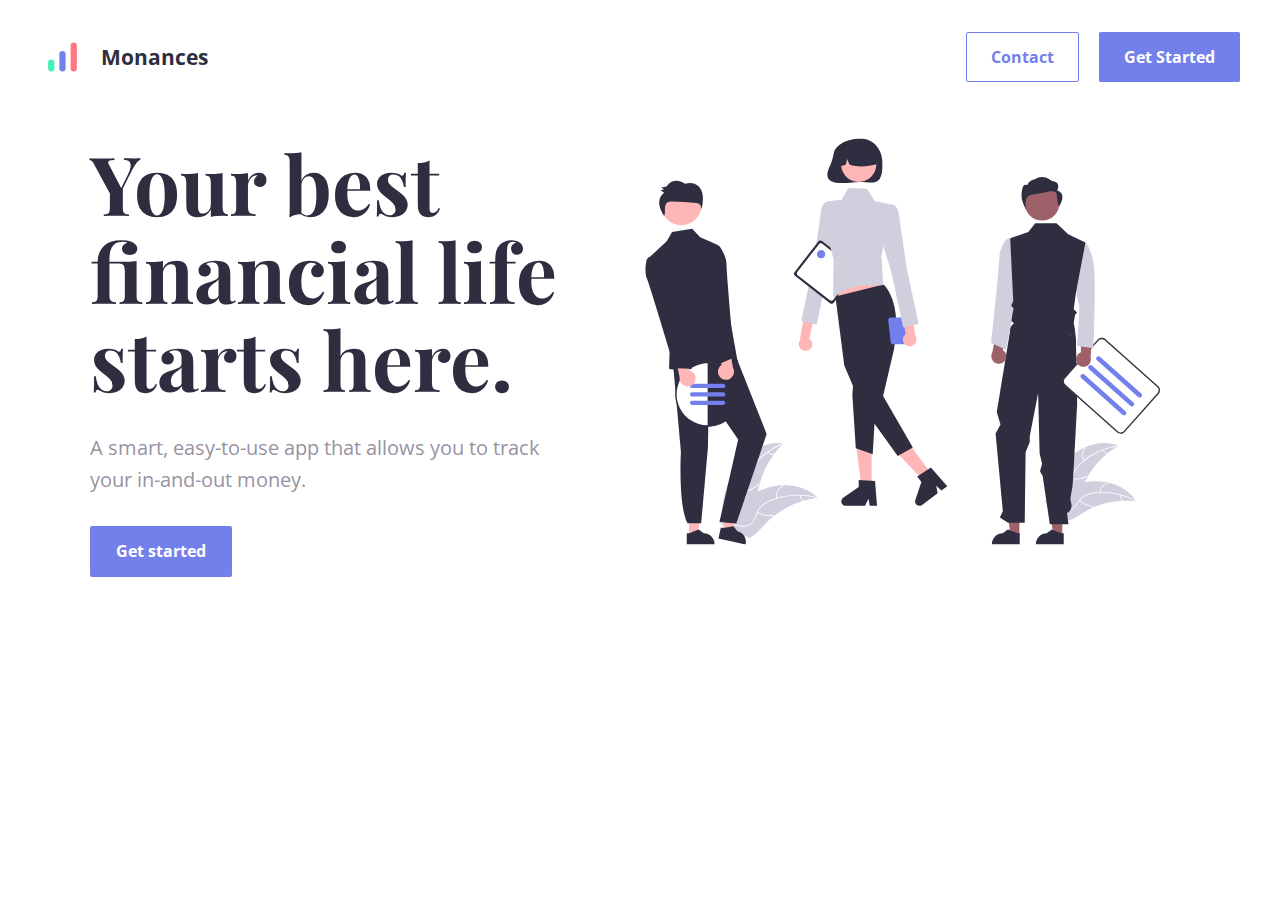
<file: pages/home/index.html>
<!DOCTYPE html>
<html lang="en">
<head>
  <meta charset="UTF-8">
  <meta http-equiv="X-UA-Compatible" content="IE=edge">
  <meta name="viewport" content="width=device-width, initial-scale=1.0">
  <link rel="stylesheet" href="./styles.css">
  <link rel="stylesheet" href="./media.css">
  <title>Monances App</title>
</head>
<body>
  <header class="container">
    <nav>
      <div class="logo">
        <img src="./logo.svg" alt="Logo Monances">
        <p>Monances</p>
      </div>

      <div class="buttons">
        <a href="https://github.com/viniscode" target="_blank" class="button contact">Contact</a>
        <a href="../../index.html" class="button get-started">Get Started</a>
      </div>

      <div class="mobile-menu">
        <img src="./menu.svg" alt="Abrir Menu">
      </div>
    </nav>


    <div class="header-content">
      <div class="header-content-left">
        <h1>Your best financial life starts here.</h1>
        <p>A smart, easy-to-use app that allows you to track your in-and-out money.</p>
        <a href="../../index.html" class="button get-started">Get started</a>
      </div>

      <div class="header-content-right">
        <img src="./team.svg" alt="Team image">
      </div>
    </div>
  </header>
</body>
</html>
</file>
<file: pages/home/styles.css>
@import url('https://fonts.googleapis.com/css2?family=Open+Sans:wght@300;400;500;600;700&family=Playfair+Display:wght@700&display=swap');
:root{
  --primary-color: #7380EC;
  --btn-radius: 2px;
  --home-text-color-dark: #2F2E41;
  --home-text-color-light: #9893A3;
}

*{
  margin: 0;
  padding: 0;
  box-sizing: border-box;
  font-family: 'Open Sans', sans-serif;
}

.container{
  max-width: 1280px;
  margin: 0 auto;
}

.button{
  padding: 0.80rem 1.5rem;
  transition: all .3s;
  cursor: pointer;
  text-decoration: none;
  color: black;
  font-weight: bold;
}

header{
  padding: 2.5rem;
}

.logo{
  display: flex;
  align-items: center;
}

.logo img{
  width: 2.8rem;
}

.logo p{
  font-size: 1.3rem;
  font-weight: bold;
  color:   var(--home-text-color-dark);
  margin-left: 1rem;
}

nav{
  display: flex;
  align-items: center;
  justify-content: space-between;
}


.buttons > .button.contact{
  border: 1px solid var(--primary-color); 
  border-radius: var(--btn-radius);
  color: var(--primary-color);
}

.buttons > .button.get-started{
  border: 1px solid var(--primary-color);
  background: var(--primary-color);
  border-radius: var(--btn-radius);
  color: white;
  margin-left: 1rem;
}

.mobile-menu{
  display: none;
  margin-top: 5px;
}

/*============= Header Content ======*/
.header-content{
  margin-top: 4rem;
  padding:0 3.125rem 0 3.125rem;

  display: flex;
}

.header-content h1{
  max-width: 470px;
  width: 100%;
  color: var(--home-text-color-dark);
  font-size: 5.1rem;
  font-weight: bold;
  font-family: 'Playfair Display', serif;

  line-height: 5.5rem;
}

.header-content p{
  margin-top: 1.875rem;
  max-width: 470px;
  width: 100%;

  font-family: 'Open Sans', sans-serif;
  font-style: normal;
  font-weight: normal;
  font-size: 1.25rem;
  line-height: 2rem;

  color: var(--home-text-color-light);
}

.header-content a{
  display: inline-block;
  margin-top: 1.875rem;

  border: 2px solid var(--primary-color);
  background: var(--primary-color);
  border-radius: var(--btn-radius);
  color: white;
}
</file>
<file: pages/home/media.css>
@media(max-width: 1250px){
  html{
    font-size: 87%;
  }

  .header-content img{
    width: 100%;
  }

  section.app-preview img{
    width: 100%;
  }

  section.track-your-spending img{
    width: 100%;
  }
}

@media (max-width: 1090px){
  .header-content h1{
    font-size: 4rem;
  }

  .header-content p{
    font-size: 1.1rem;
    max-width: 320px;
  }

  .get-in-touch-content{
    width: 78%;
  }
}
@media (max-width: 965px) {
  h2.section-title{
    font-size: 3.2rem;
    /* max-width: 413px; */
  }
  p.section-paragraph{
      font-size: 1.1rem;
    /* max-width: 413px; */
  }
}


@media(max-width: 888px){

  .header-content{
    padding-left: 1rem;
    padding-right: 1rem;
  }

  .header-content h1{
    font-size: 3.2rem;
    max-width: 380px;
  }

  .header-content p{
    font-size: 1rem;
    max-width: 320px;
  }

  .header-content img{
    margin-top: 2rem;
  }

  .get-in-touch-content{
    width: 90%;
  }
}

@media(max-width: 836px){
  h2.section-title{
    font-size: 2.9rem;
  }
  p.section-paragraph{
      font-size: 1rem;
  }

  .get-in-touch-content h2.section-title{
    max-width: 300px;
  }
}

@media(max-width:768px){

  /*  header-content */

  .buttons{
    display: none;
  }

  .mobile-menu{
    display: block;
  }

  .header-content{
    flex-direction: column;
  }

  .header-content h1{
    max-width: 100%;
    font-size: 5.1rem;
  }
  .header-content p{
    max-width: 100%;
    font-size: 1.3rem;
  }

  /*  section.app-preview */

  section.app-preview{
    flex-direction: column;
    align-items: baseline;
  }

  .app-preview-left{
    margin-top: 2rem;
    margin-right: 0;
    order: 1;
  }

  h2.section-title{
    font-size: 3.40rem;
    max-width: 100%;
  }
  p.section-paragraph{
      font-size: 1.25rem;
      max-width: 100%;
  }

  /*  section.track-your-spending*/
  
  section.track-your-spending{
    flex-direction: column;
    margin-top: 4rem;
  }

  section.track-your-spending img{
    margin-top: 4rem;
  }

  .get-in-touch-content{
    width: 100%;
  }

  .get-in-touch-content{
    padding: 6rem;
  }

  section.get-in-touch a.get-started{
    padding: 1.3rem 4rem;
  }
}

@media(max-width: 708px){
  .header-content h1{
    font-size: 4rem;
  }
}

@media(max-width: 679px){
  .get-in-touch-content{
    flex-direction: column;
  }

  .get-in-touch-content h2.section-title{
    max-width: 100%;
    margin-bottom: 4rem;
  }
}

@media(max-width: 577px){
  .header-content h1{
    font-size: 3.5rem;
    line-height: 4.5rem;
  }

  .header-content p{
    font-size: 1.3rem;
  }
}

@media (max-width: 378px){
  .header-content h1{
    font-size: 3.2rem;
    line-height: 4.2rem;
  }

  .header-content p{
    font-size: 1.2rem;
  }
}
</file>
